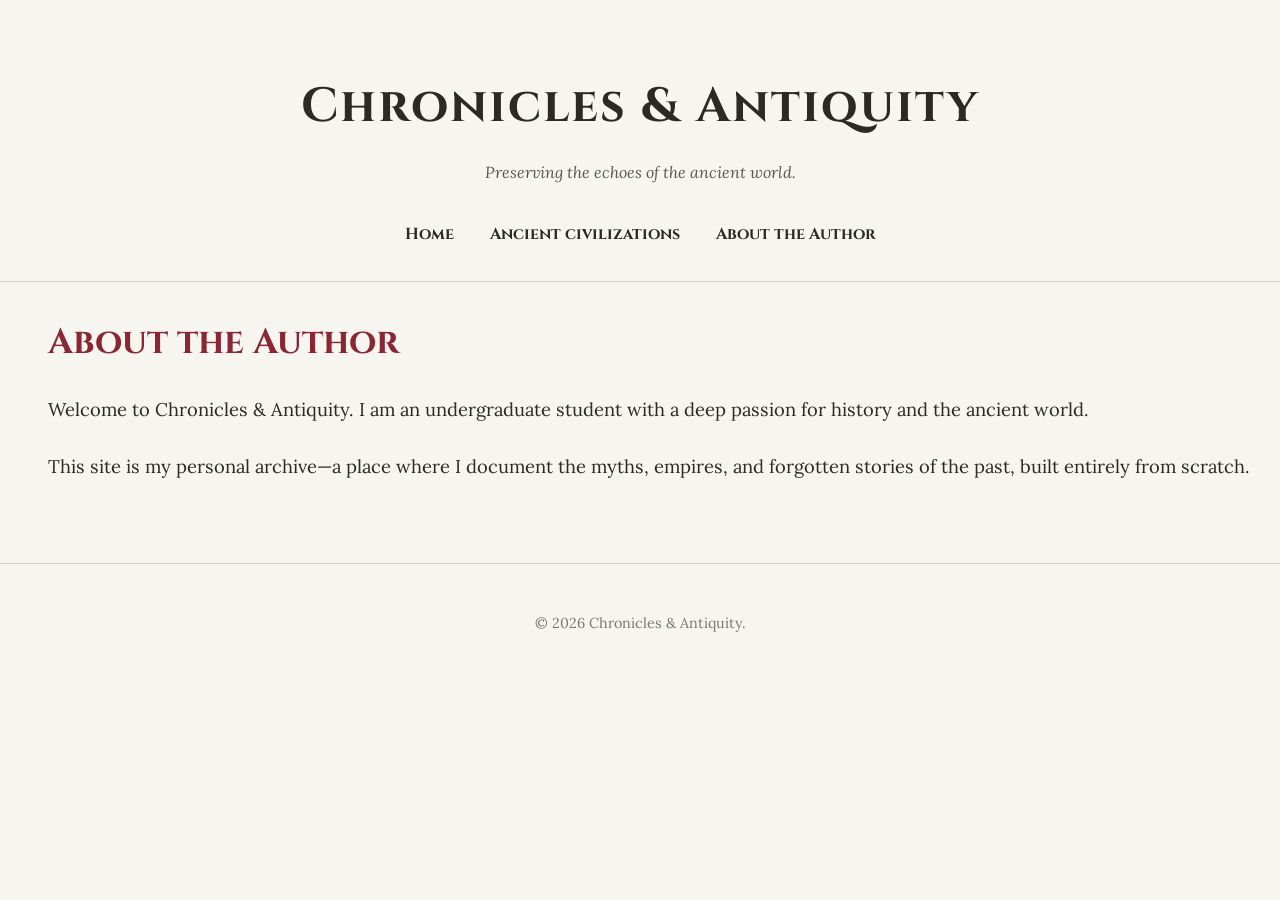
<file: about.html>
<html lang="en">
<head>
    <meta charset="UTF-8">
    <meta name="viewport" content="width=device-width, initial-scale=1.0">
    <title>Chronicles & Antiquity</title>
    <!-- We are importing premium Google Fonts used by real designers -->
    <link href="https://fonts.googleapis.com/css2?family=Cinzel:wght@400;700&family=Lora:ital,wght@0,400;0,700;1,400&display=swap" rel="stylesheet">
    <link rel="stylesheet" href="style.css">
</head>
<body>

    <header>
        <h1>Chronicles & Antiquity</h1>
        <p class="subtitle">Preserving the echoes of the ancient world.</p>
        <nav>
            <a href="index.html">Home</a>
            <a href="Civilizations.html">Ancient civilizations</a>
            
            <a href="about.html">About the Author</a>
        </nav>
    </header>

    <main>
        <main>
        <article class="post about-section">
            <h2>About the Author</h2>
            <div class="content">
                <p>Welcome to Chronicles & Antiquity. I am an undergraduate student with a deep passion for history and the ancient world.</p>
                <p>This site is my personal archive—a place where I document the myths, empires, and forgotten stories of the past, built entirely from scratch.</p>
            </div>
        </article>
    </main>
    </main>

    <footer>
        <p>&copy; 2026 Chronicles & Antiquity.</p>
    </footer>

    <script src="script.js"></script>
</body>
</html>
</file>
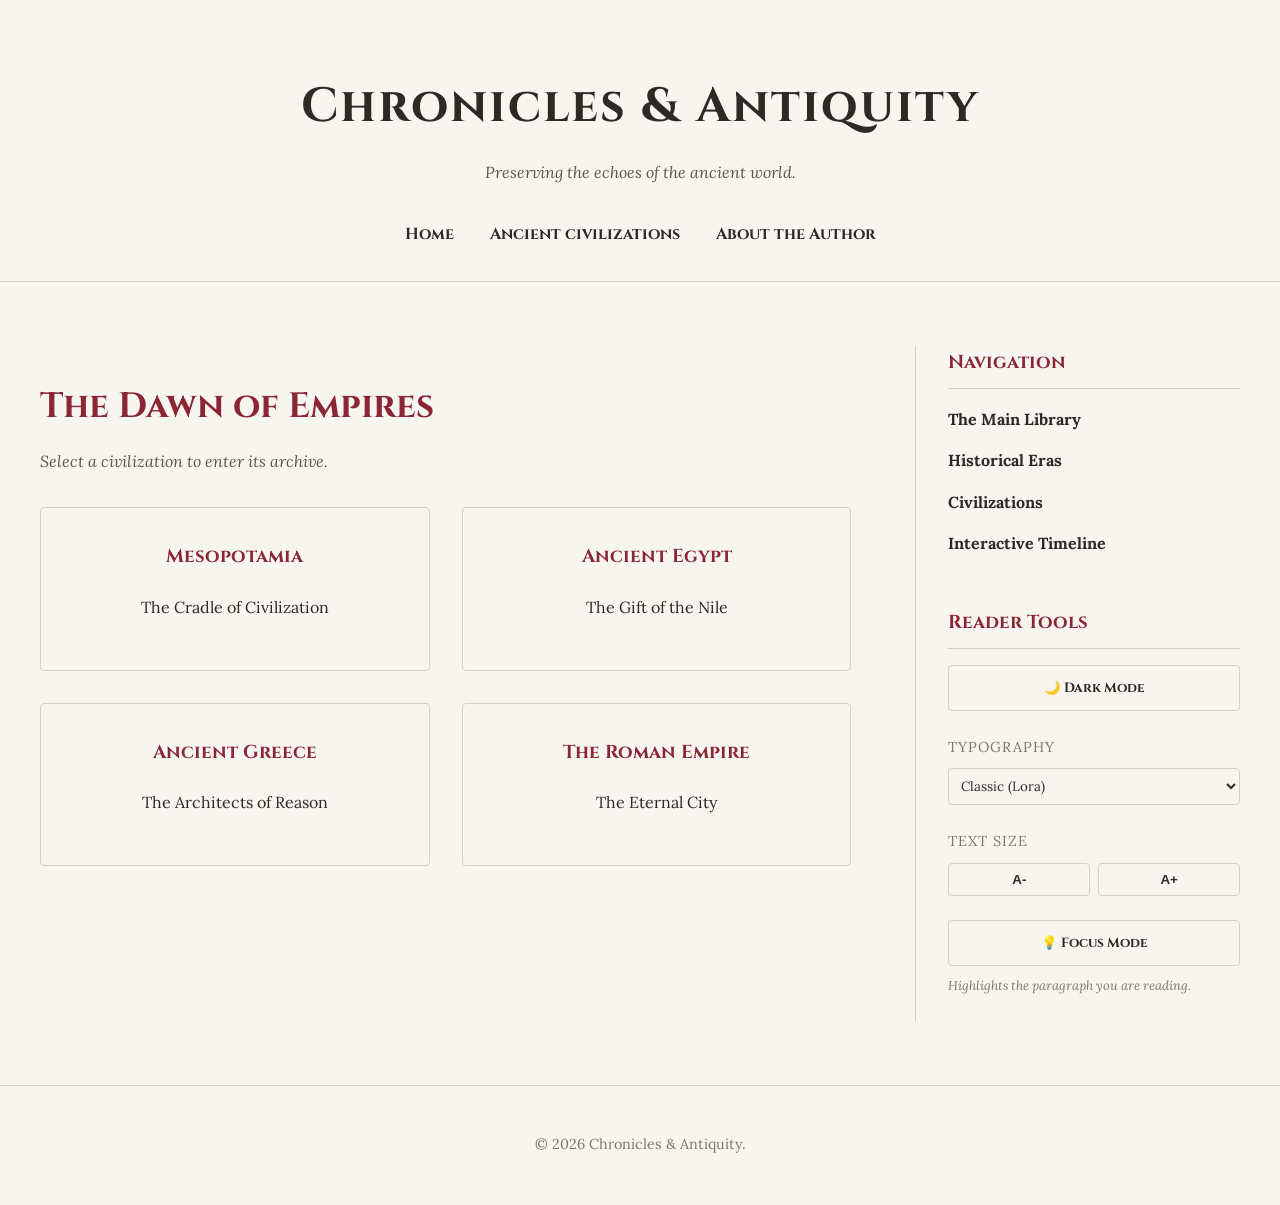
<file: civilizations.html>
<!DOCTYPE html>
<html lang="en">
<head>
    <meta charset="UTF-8">
    <meta name="viewport" content="width=device-width, initial-scale=1.0">
    <title>Chronicles & Antiquity</title>
    <!-- We are importing premium Google Fonts used by real designers -->
    <link href="https://fonts.googleapis.com/css2?family=Cinzel:wght@400;700&family=Lora:ital,wght@0,400;0,700;1,400&display=swap" rel="stylesheet">
    <link rel="stylesheet" href="style.css">
</head>
<body>

    <header>
        <h1>Chronicles & Antiquity</h1>
        <p class="subtitle">Preserving the echoes of the ancient world.</p>
        <nav>
            <a href="index.html">Home</a>
            <a href="Civilizations.html">Ancient civilizations</a>
            <a href="about.html">About the Author</a>
        </nav>
    </header>

<!-- Add this container right below your </header> -->
    <div class="layout-container">
        
        <main>
            <article class="post">
            <h2>The Dawn of Empires</h2>
            <p class="subtitle" style="margin-bottom: 2rem;">Select a civilization to enter its archive.</p>

            <div class="civ-grid">
                <a href="Mesopotomia.html" class="civ-card">
                    <h3>Mesopotamia</h3>
                    <p>The Cradle of Civilization</p>
                </a>
                <a href="egypt.html" class="civ-card">
                    <h3>Ancient Egypt</h3>
                    <p>The Gift of the Nile</p>
                </a>
                <a href="Greek.html" class="civ-card">
                    <h3>Ancient Greece</h3>
                    <p>The Architects of Reason</p>
                </a>
                <a href="Rome.html" class="civ-card">
                    <h3>The Roman Empire</h3>
                    <p>The Eternal City</p>
                </a>
            </div>
        </article>
            
                
        
        
            
        

            
         </main>

        <!-- Here is your new sidebar -->
        <aside class="sidebar">
            <h3>Navigation</h3>
            <ul>
                <li><a href="index.html">The Main Library</a></li>
                <li><a href="eras.html">Historical Eras</a></li>
                <li><a href="civilizations.html">Civilizations</a></li>
                <li><a href="timeline.html">Interactive Timeline</a></li>
            </ul>

            <h3 style="margin-top: 3rem;">Reader Tools</h3>
            
            <!-- Dark Mode Toggle -->
            <div class="tool-group">
                <button id="theme-toggle" class="tool-btn">🌙 Dark Mode</button>
            </div>

            <!-- Typography Selector -->
            <div class="tool-group">
                <label for="font-selector">Typography</label>
                <select id="font-selector" class="tool-select">
                    <option value="'Lora', serif">Classic (Lora)</option>
                    <option value="'Cinzel', serif">Imperial (Cinzel)</option>
                    <option value="Arial, sans-serif">Modern (Sans-serif)</option>
                </select>
            </div>

            <!-- Font Size Controls -->
            <div class="tool-group">
                <label>Text Size</label>
                <div class="size-controls">
                    <button id="text-decrease" class="tool-btn-small">A-</button>
                    <button id="text-increase" class="tool-btn-small">A+</button>
                </div>
            </div>

            <!-- Reading Focus / Highlight Mode -->
            <div class="tool-group">
                <button id="focus-toggle" class="tool-btn">💡 Focus Mode</button>
                <p style="font-size: 0.8rem; color: #7a776f; margin-top: 0.5rem; font-style: italic;">Highlights the paragraph you are reading.</p>
            </div>
        </aside>

    </div>
    <!-- End of layout-container. Your <footer> goes right after this. -->

    

    <footer>
        <p>&copy; 2026 Chronicles & Antiquity.</p>
    </footer>

    <script src="script.js"></script>
</body>
</html>
</file>
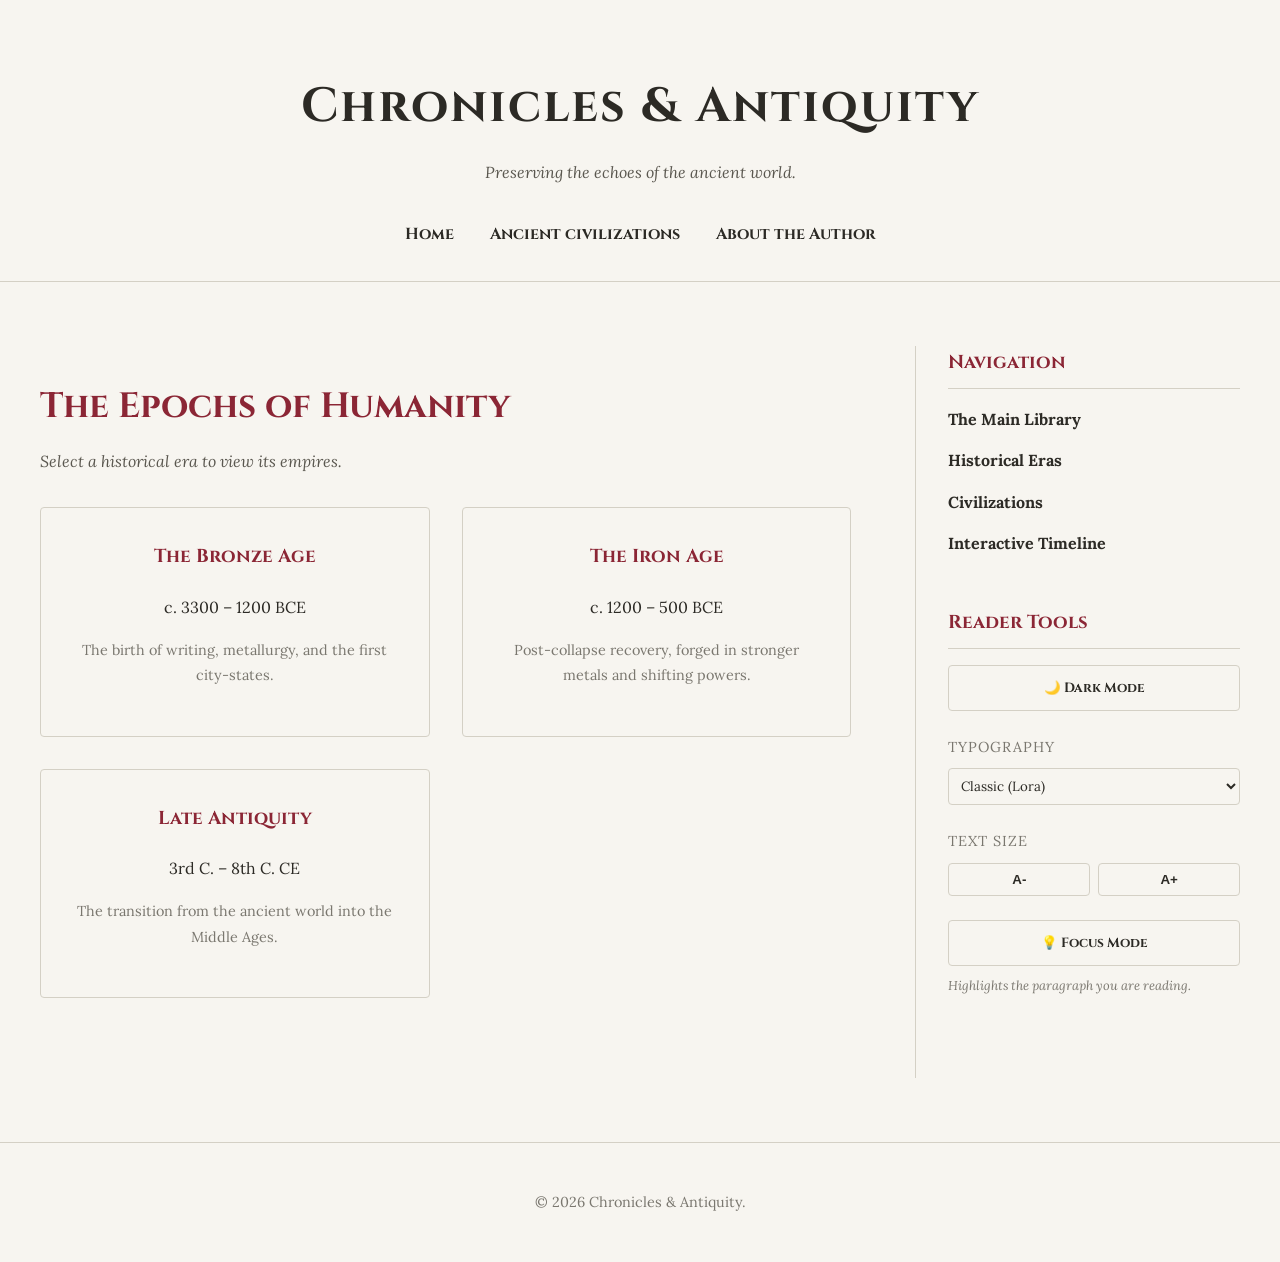
<file: eras.html>
<!DOCTYPE html>
<html lang="en">
<head>
    <meta charset="UTF-8">
    <meta name="viewport" content="width=device-width, initial-scale=1.0">
    <title>Chronicles & Antiquity</title>
    <!-- We are importing premium Google Fonts used by real designers -->
    <link href="https://fonts.googleapis.com/css2?family=Cinzel:wght@400;700&family=Lora:ital,wght@0,400;0,700;1,400&display=swap" rel="stylesheet">
    <link rel="stylesheet" href="style.css">
</head>
<body>

    <header>
        <h1>Chronicles & Antiquity</h1>
        <p class="subtitle">Preserving the echoes of the ancient world.</p>
        <nav>
            <a href="index.html">Home</a>
            <a href="Civilizations.html">Ancient civilizations</a>
            
            <a href="about.html">About the Author</a>
            
            
        </nav>
    </header>

<!-- Add this container right below your </header> -->
    <div class="layout-container">
        
        <main>
        <article class="post">
            <h2>The Epochs of Humanity</h2>
            <p class="subtitle" style="margin-bottom: 2rem;">Select a historical era to view its empires.</p>

            <div class="civ-grid">
                <a href="bronze-age.html" class="civ-card">
                    <h3>The Bronze Age</h3>
                    <p>c. 3300 – 1200 BCE</p>
                    <p style="font-size: 0.9rem; margin-top: 1rem; color: #7a776f;">The birth of writing, metallurgy, and the first city-states.</p>
                </a>
                <a href="iron-age.html" class="civ-card">
                    <h3>The Iron Age</h3>
                    <p>c. 1200 – 500 BCE</p>
                    <p style="font-size: 0.9rem; margin-top: 1rem; color: #7a776f;">Post-collapse recovery, forged in stronger metals and shifting powers.</p>
                </a>
                <a href="late-antiquity.html" class="civ-card">
                    <h3>Late Antiquity</h3>
                    <p>3rd C. – 8th C. CE</p>
                    <p style="font-size: 0.9rem; margin-top: 1rem; color: #7a776f;">The transition from the ancient world into the Middle Ages.</p>
                </a>
            </div>
        </article>
    </main>

        <!-- Here is your new sidebar -->
        <aside class="sidebar">
            <h3>Navigation</h3>
            <ul>
                <li><a href="index.html">The Main Library</a></li>
                <li><a href="eras.html">Historical Eras</a></li>
                <li><a href="civilizations.html">Civilizations</a></li>
                <li><a href="timeline.html">Interactive Timeline</a></li>
            </ul>

            <h3 style="margin-top: 3rem;">Reader Tools</h3>
            
            <!-- Dark Mode Toggle -->
            <div class="tool-group">
                <button id="theme-toggle" class="tool-btn">🌙 Dark Mode</button>
            </div>

            <!-- Typography Selector -->
            <div class="tool-group">
                <label for="font-selector">Typography</label>
                <select id="font-selector" class="tool-select">
                    <option value="'Lora', serif">Classic (Lora)</option>
                    <option value="'Cinzel', serif">Imperial (Cinzel)</option>
                    <option value="Arial, sans-serif">Modern (Sans-serif)</option>
                </select>
            </div>

            <!-- Font Size Controls -->
            <div class="tool-group">
                <label>Text Size</label>
                <div class="size-controls">
                    <button id="text-decrease" class="tool-btn-small">A-</button>
                    <button id="text-increase" class="tool-btn-small">A+</button>
                </div>
            </div>

            <!-- Reading Focus / Highlight Mode -->
            <div class="tool-group">
                <button id="focus-toggle" class="tool-btn">💡 Focus Mode</button>
                <p style="font-size: 0.8rem; color: #7a776f; margin-top: 0.5rem; font-style: italic;">Highlights the paragraph you are reading.</p>
            </div>
        </aside>

    </div>
    <!-- End of layout-container. Your <footer> goes right after this. -->

    

    <footer>
        <p>&copy; 2026 Chronicles & Antiquity.</p>
    </footer>

    <script src="script.js"></script>
</body>
</html>
</file>
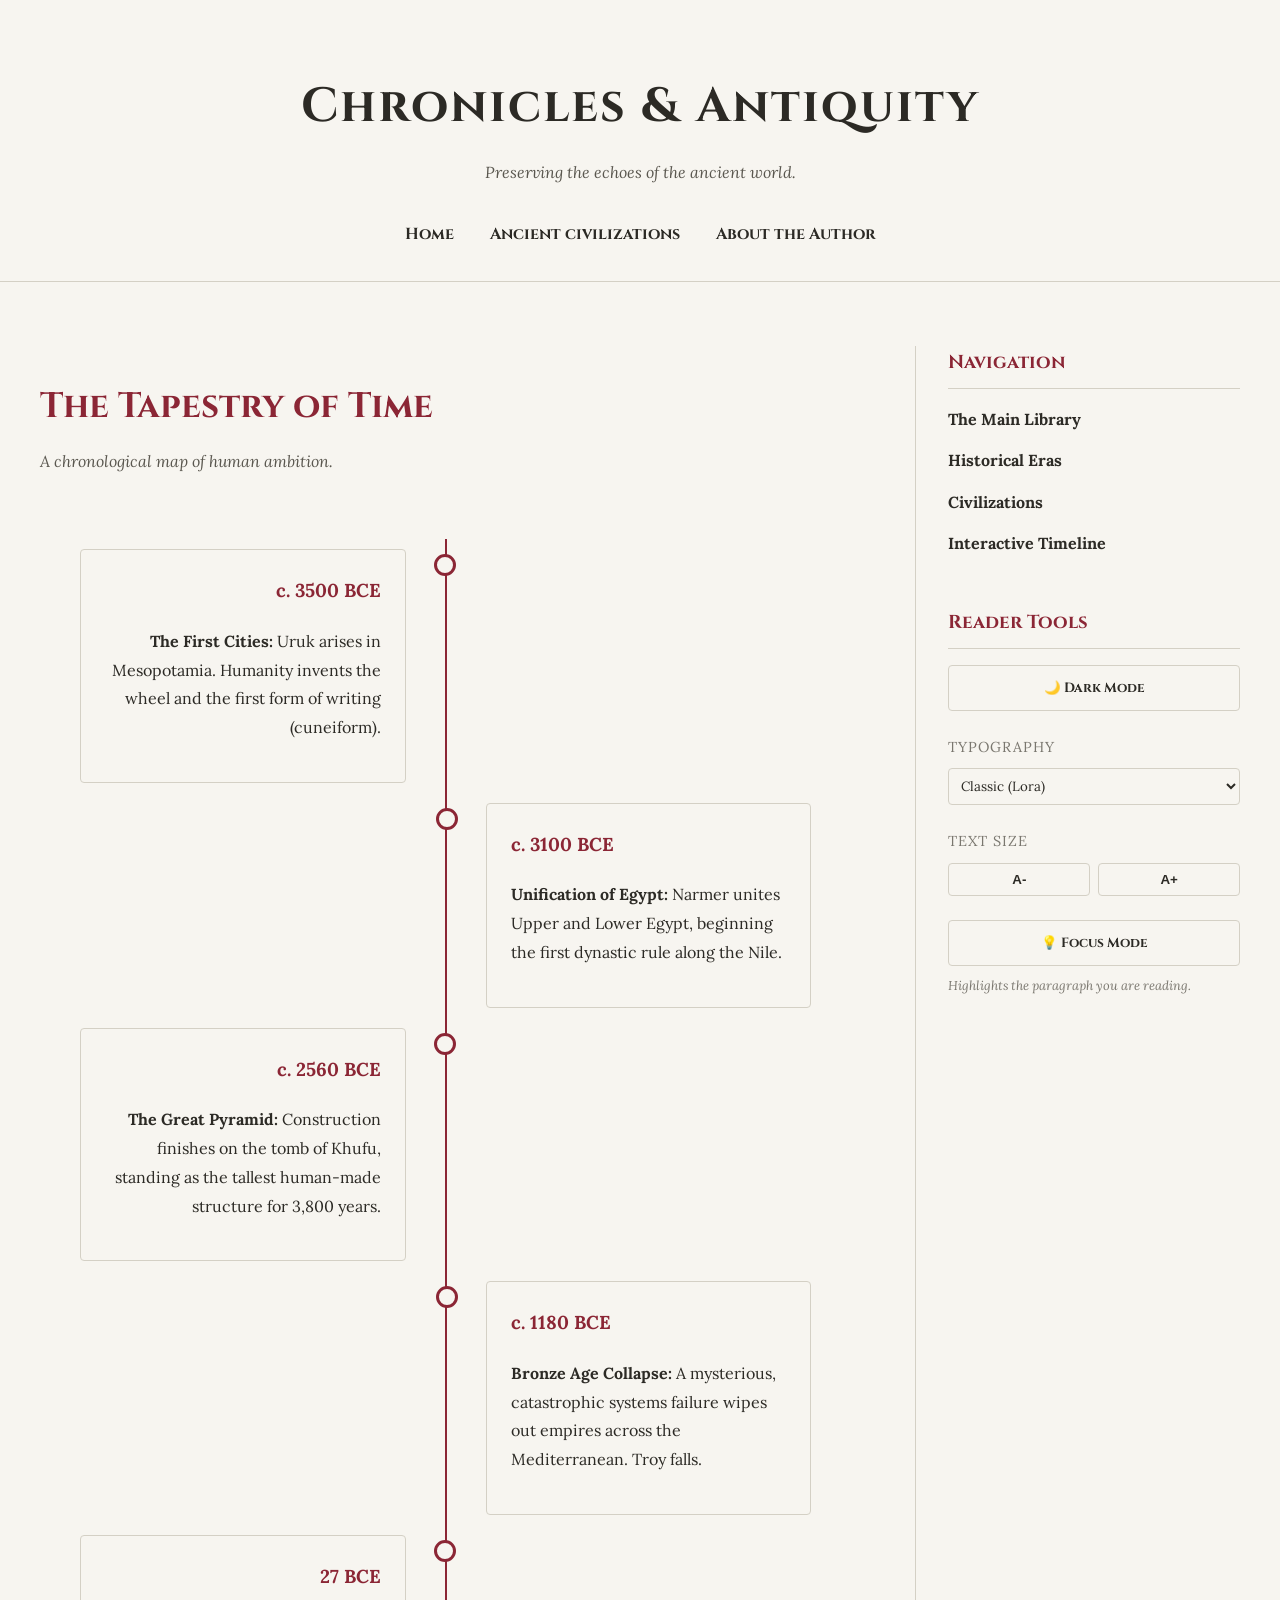
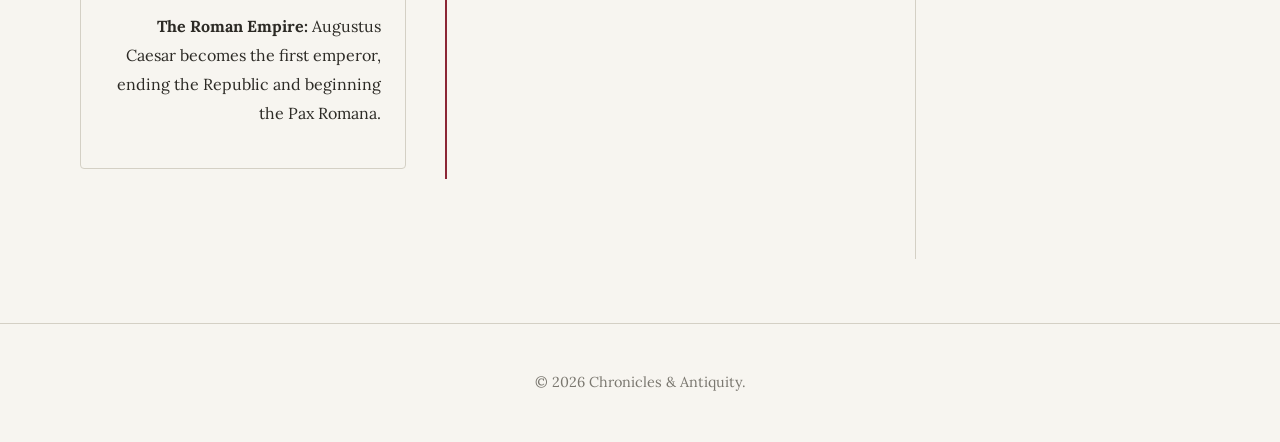
<file: timeline.html>
<!DOCTYPE html>
<html lang="en">
<head>
    <meta charset="UTF-8">
    <meta name="viewport" content="width=device-width, initial-scale=1.0">
    <title>Chronicles & Antiquity</title>
    <!-- We are importing premium Google Fonts used by real designers -->
    <link href="https://fonts.googleapis.com/css2?family=Cinzel:wght@400;700&family=Lora:ital,wght@0,400;0,700;1,400&display=swap" rel="stylesheet">
    <link rel="stylesheet" href="style.css">
</head>
<body>

    <header>
        <h1>Chronicles & Antiquity</h1>
        <p class="subtitle">Preserving the echoes of the ancient world.</p>
        <nav>
            <a href="index.html">Home</a>
            <a href="Civilizations.html">Ancient civilizations</a>
            
            <a href="about.html">About the Author</a>
        </nav>
    </header>

<!-- Add this container right below your </header> -->
    <div class="layout-container">
        <main>
        <article class="post">
            <h2>The Tapestry of Time</h2>
            <p class="subtitle">A chronological map of human ambition.</p>

            <div class="timeline">
                <!-- Left Node -->
                <div class="time-node left">
                    <div class="time-card">
                        <h3 style="color: var(--accent-color); margin-top: 0;">c. 3500 BCE</h3>
                        <p><strong>The First Cities:</strong> Uruk arises in Mesopotamia. Humanity invents the wheel and the first form of writing (cuneiform).</p>
                    </div>
                </div>

                <!-- Right Node -->
                <div class="time-node right">
                    <div class="time-card">
                        <h3 style="color: var(--accent-color); margin-top: 0;">c. 3100 BCE</h3>
                        <p><strong>Unification of Egypt:</strong> Narmer unites Upper and Lower Egypt, beginning the first dynastic rule along the Nile.</p>
                    </div>
                </div>

                <!-- Left Node -->
                <div class="time-node left">
                    <div class="time-card">
                        <h3 style="color: var(--accent-color); margin-top: 0;">c. 2560 BCE</h3>
                        <p><strong>The Great Pyramid:</strong> Construction finishes on the tomb of Khufu, standing as the tallest human-made structure for 3,800 years.</p>
                    </div>
                </div>

                <!-- Right Node -->
                <div class="time-node right">
                    <div class="time-card">
                        <h3 style="color: var(--accent-color); margin-top: 0;">c. 1180 BCE</h3>
                        <p><strong>Bronze Age Collapse:</strong> A mysterious, catastrophic systems failure wipes out empires across the Mediterranean. Troy falls.</p>
                    </div>
                </div>

                <!-- Left Node -->
                <div class="time-node left">
                    <div class="time-card">
                        <h3 style="color: var(--accent-color); margin-top: 0;">27 BCE</h3>
                        <p><strong>The Roman Empire:</strong> Augustus Caesar becomes the first emperor, ending the Republic and beginning the Pax Romana.</p>
                    </div>
                </div>
            </div>
        </article>
    </main>
        

        <!-- Here is your new sidebar -->
        <aside class="sidebar">
            <h3>Navigation</h3>
            <ul>
                <li><a href="index.html">The Main Library</a></li>
                <li><a href="eras.html">Historical Eras</a></li>
                <li><a href="civilizations.html">Civilizations</a></li>
                <li><a href="timeline.html">Interactive Timeline</a></li>
            </ul>

            <h3 style="margin-top: 3rem;">Reader Tools</h3>
            
            <!-- Dark Mode Toggle -->
            <div class="tool-group">
                <button id="theme-toggle" class="tool-btn">🌙 Dark Mode</button>
            </div>

            <!-- Typography Selector -->
            <div class="tool-group">
                <label for="font-selector">Typography</label>
                <select id="font-selector" class="tool-select">
                    <option value="'Lora', serif">Classic (Lora)</option>
                    <option value="'Cinzel', serif">Imperial (Cinzel)</option>
                    <option value="Arial, sans-serif">Modern (Sans-serif)</option>
                </select>
            </div>

            <!-- Font Size Controls -->
            <div class="tool-group">
                <label>Text Size</label>
                <div class="size-controls">
                    <button id="text-decrease" class="tool-btn-small">A-</button>
                    <button id="text-increase" class="tool-btn-small">A+</button>
                </div>
            </div>

            <!-- Reading Focus / Highlight Mode -->
            <div class="tool-group">
                <button id="focus-toggle" class="tool-btn">💡 Focus Mode</button>
                <p style="font-size: 0.8rem; color: #7a776f; margin-top: 0.5rem; font-style: italic;">Highlights the paragraph you are reading.</p>
            </div>
        </aside>

    </div>
    <!-- End of layout-container. Your <footer> goes right after this. -->

    

    <footer>
        <p>&copy; 2026 Chronicles & Antiquity.</p>
    </footer>

    <script src="script.js"></script>
</body>
</html>
</file>
<file: style.css>
/* We set the main theme colors here so they are easy to change later */
/* Default Light Theme */
:root {
    --bg-color: #f7f5f0; 
    --text-color: #2c2a25; 
    --accent-color: #8b2635; 
    --border-color: #d4d0c5;
}

/* Dark Theme Overrides */
body.dark-theme {
    --bg-color: #1a1a1a;       
    --text-color: #e0dcd3;     
    --accent-color: #c9a75c;   
    --border-color: #333333;   
}

/* Ensures the background color transitions smoothly instead of snapping */
body {
    transition: background-color 0.4s ease, color 0.4s ease;
}

body {
    background-color: var(--bg-color);
    color: var(--text-color);
    font-family: 'Lora', serif; /* A highly readable, elegant font for stories */
    margin: 0;
    padding: 0;
    line-height: 1.8;
}

header {
    text-align: center;
    padding: 4rem 2rem 2rem;
    border-bottom: 1px solid var(--border-color);
}

h1 {
    font-family: 'Cinzel', serif; /* A classic, Roman-style font for titles */
    font-size: 3rem;
    margin: 0;
    color: var(--text-color);
    letter-spacing: 2px;
}

.subtitle {
    font-style: italic;
    color: #5a574f;
    margin-top: 0.5rem;
}

nav {
    margin-top: 2rem;
}

nav a {
    text-decoration: none;
    color: var(--text-color);
    margin: 0 1rem;
    font-family: 'Cinzel', serif;
    font-weight: bold;
    transition: color 0.3s ease;
}

nav a:hover {
    color: var(--accent-color);
}

/* The Grid Layout */
.layout-container {
    max-width: 1200px;
    margin: 4rem auto;
    padding: 0 2rem;
    display: grid;
    /* This tells the grid: give the main content 2.5 parts of the space, and the sidebar 1 part */
    grid-template-columns: 2.5fr 1fr; 
    gap: 4rem;
}

/* Sidebar Styling */
.sidebar {
    padding-left: 2rem;
    border-left: 1px solid var(--border-color);
}

.sidebar h3 {
    font-family: 'Cinzel', serif; /* Change this if you changed your fonts! */
    color: var(--accent-color);
    border-bottom: 1px solid var(--border-color);
    padding-bottom: 0.5rem;
    margin-bottom: 1rem;
    margin-top: 0;
}

.sidebar ul {
    list-style: none; /* Removes the ugly default bullet points */
    padding: 0;
    margin-bottom: 3rem;
}

.sidebar li {
    margin-bottom: 0.8rem;
}

.sidebar a {
    text-decoration: none;
    color: var(--text-color);
    font-weight: bold;
    transition: color 0.3s ease;
}

.sidebar a:hover {
    color: var(--accent-color);
}

.post {
    margin-bottom: 5rem;
}

h2 {
    font-family: 'Cinzel', serif;
    font-size: 2.2rem;
    color: var(--accent-color);
    margin-bottom: 0.5rem;
}

.date {
    font-size: 0.9rem;
    color: #7a776f;
    text-transform: uppercase;
    letter-spacing: 1px;
    margin-top: 0;
}

.content p {
    font-size: 1.15rem;
    margin-bottom: 1.5rem;
}

footer {
    text-align: center;
    padding: 2rem;
    font-size: 0.9rem;
    border-top: 1px solid var(--border-color);
    color: #7a776f;
}

/* Nudges the about section to the right */
.about-section {
    padding-left: 3rem; /* Increases space on the left */
}

/* --- Civilizations Dropdown Architecture --- */
.civ-dropdown {
    background-color: var(--bg-color);
    border: 1px solid var(--border-color);
    border-radius: 4px;
    margin-bottom: 1rem;
    overflow: hidden;
    transition: all 0.3s ease;
}

.civ-dropdown summary {
    padding: 1.5rem;
    font-family: 'Cinzel', serif;
    font-size: 1.3rem;
    font-weight: bold;
    cursor: pointer;
    background-color: rgba(0, 0, 0, 0.02); /* Very subtle tint */
    display: flex;
    justify-content: space-between;
    align-items: center;
    list-style: none; /* Hides the default triangle */
}

/* This targets the Dark Mode you built earlier! */
body.dark-theme .civ-dropdown summary {
    background-color: rgba(255, 255, 255, 0.03); 
}

/* Custom animated plus/minus indicator */
.civ-dropdown summary::after {
    content: '+';
    font-size: 1.5rem;
    color: var(--accent-color);
    transition: transform 0.3s ease;
}

.civ-dropdown[open] summary::after {
    content: '-';
    transform: rotate(180deg);
}

.civ-dates {
    font-family: 'Lora', serif;
    font-size: 1rem;
    font-weight: normal;
    color: #7a776f;
}

.civ-content {
    padding: 2rem;
    border-top: 1px solid var(--border-color);
    font-size: 1.15rem;
}

/* --- Civilization Grid Architecture --- */
.civ-grid {
    display: grid;
    grid-template-columns: repeat(auto-fit, minmax(250px, 1fr));
    gap: 2rem;
}

.civ-card {
    background-color: var(--bg-color);
    border: 1px solid var(--border-color);
    padding: 2rem;
    text-align: center;
    text-decoration: none;
    color: var(--text-color);
    border-radius: 4px;
    transition: transform 0.3s ease, box-shadow 0.3s ease;
}

.civ-card:hover {
    transform: translateY(-5px);
    box-shadow: 0 10px 20px rgba(0,0,0,0.05);
    border-color: var(--accent-color);
}

.civ-card h3 {
    font-family: 'Cinzel', serif;
    color: var(--accent-color);
    margin-top: 0;
}

/* --- Vertical Timeline Architecture --- */
.timeline {
    position: relative;
    max-width: 100%;
    margin: 4rem 0;
}

/* The Center Line */
.timeline::after {
    content: '';
    position: absolute;
    width: 2px;
    background-color: var(--accent-color);
    top: 0;
    bottom: 0;
    left: 50%;
    margin-left: -1px;
}

/* The Containers */
.time-node {
    padding: 10px 40px;
    position: relative;
    width: 50%;
    box-sizing: border-box;
}

.time-node.left {
    left: 0;
    text-align: right;
}

.time-node.right {
    left: 50%;
    text-align: left;
}

/* The Timeline Dots */
.time-node::after {
    content: '';
    position: absolute;
    width: 16px;
    height: 16px;
    right: -10px;
    background-color: var(--bg-color);
    border: 3px solid var(--accent-color);
    top: 15px;
    border-radius: 50%;
    z-index: 1;
}

.time-node.right::after {
    left: -10px;
}

/* The Interactive Cards */
.time-card {
    padding: 1.5rem;
    background-color: var(--bg-color);
    border: 1px solid var(--border-color);
    border-radius: 4px;
    transition: transform 0.3s ease, border-color 0.3s ease;
}

/* Hover Physics */
.time-card:hover {
    transform: scale(1.03);
    border-color: var(--accent-color);
    box-shadow: 0 5px 15px rgba(0,0,0,0.05);
}

/* Dark Mode Support for Cards */
body.dark-theme .time-card:hover {
    box-shadow: 0 5px 15px rgba(255,255,255,0.02);
}

/* --- Reader Tools UI --- */
.tool-group {
    margin-bottom: 1.5rem;
}

.tool-group label {
    display: block;
    font-size: 0.9rem;
    color: #7a776f;
    margin-bottom: 0.5rem;
    text-transform: uppercase;
    letter-spacing: 1px;
}

.tool-btn {
    width: 100%;
    padding: 0.8rem;
    background: transparent;
    border: 1px solid var(--border-color);
    color: var(--text-color);
    font-family: 'Cinzel', serif;
    font-weight: bold;
    cursor: pointer;
    border-radius: 4px;
    transition: all 0.3s ease;
}

.tool-btn:hover {
    border-color: var(--accent-color);
    color: var(--accent-color);
}

.tool-select {
    width: 100%;
    padding: 0.5rem;
    background-color: var(--bg-color);
    color: var(--text-color);
    border: 1px solid var(--border-color);
    border-radius: 4px;
    font-family: inherit;
}

.size-controls {
    display: flex;
    gap: 0.5rem;
}

.tool-btn-small {
    flex: 1;
    padding: 0.5rem;
    background: transparent;
    border: 1px solid var(--border-color);
    color: var(--text-color);
    cursor: pointer;
    border-radius: 4px;
    font-weight: bold;
    transition: all 0.3s ease;
}

.tool-btn-small:hover {
    background-color: var(--border-color);
}

/* --- Focus Mode Physics --- */
/* When active, this dims all text, but brightens the specific paragraph the mouse hovers over */
body.focus-active .content p {
    opacity: 0.3;
    transition: opacity 0.3s ease, background-color 0.3s ease;
}

body.focus-active .content p:hover {
    opacity: 1;
    background-color: rgba(139, 38, 53, 0.05); /* Very subtle accent highlight */
    border-left: 3px solid var(--accent-color);
    padding-left: 1rem;
    border-radius: 0 4px 4px 0;
}

/* =========================================
   MOBILE RESPONSIVENESS (Media Queries)
   ========================================= */

/* Triggers when the screen is smaller than 768px (most tablets and phones) */
@media screen and (max-width: 768px) {
    
    /* 1. Stack the Grid Vertically */
    .layout-container {
        display: block; /* Turns off the side-by-side grid */
        padding: 0 1.5rem;
        margin: 2rem auto;
    }

    /* 2. Fix the Sidebar */
    .sidebar {
        border-left: none; /* Removes the vertical dividing line */
        border-top: 1px solid var(--border-color); /* Adds a horizontal line instead */
        padding-left: 0;
        padding-top: 2rem;
        margin-top: 3rem;
    }

    /* 3. Adjust Typography for smaller screens */
    h1 {
        font-size: 2.2rem;
    }

    h2 {
        font-size: 1.8rem;
    }

    .content p {
        font-size: 1.1rem;
    }

    /* 4. Fix the Timeline */
    .timeline::after {
        left: 31px; /* Moves the center line to the far left edge */
    }

    .time-node {
        width: 100%;
        padding-left: 70px;
        padding-right: 25px;
    }

    .time-node.left, .time-node.right {
        left: 0;
        text-align: left;
    }

    .time-node.left::after, .time-node.right::after {
        left: 21px; /* Aligns the dots to the new line position */
    }

    /* 5. Adjust the 'About the Author' alignment */
    .about-section {
        padding-left: 0;
    }
}
</file>
